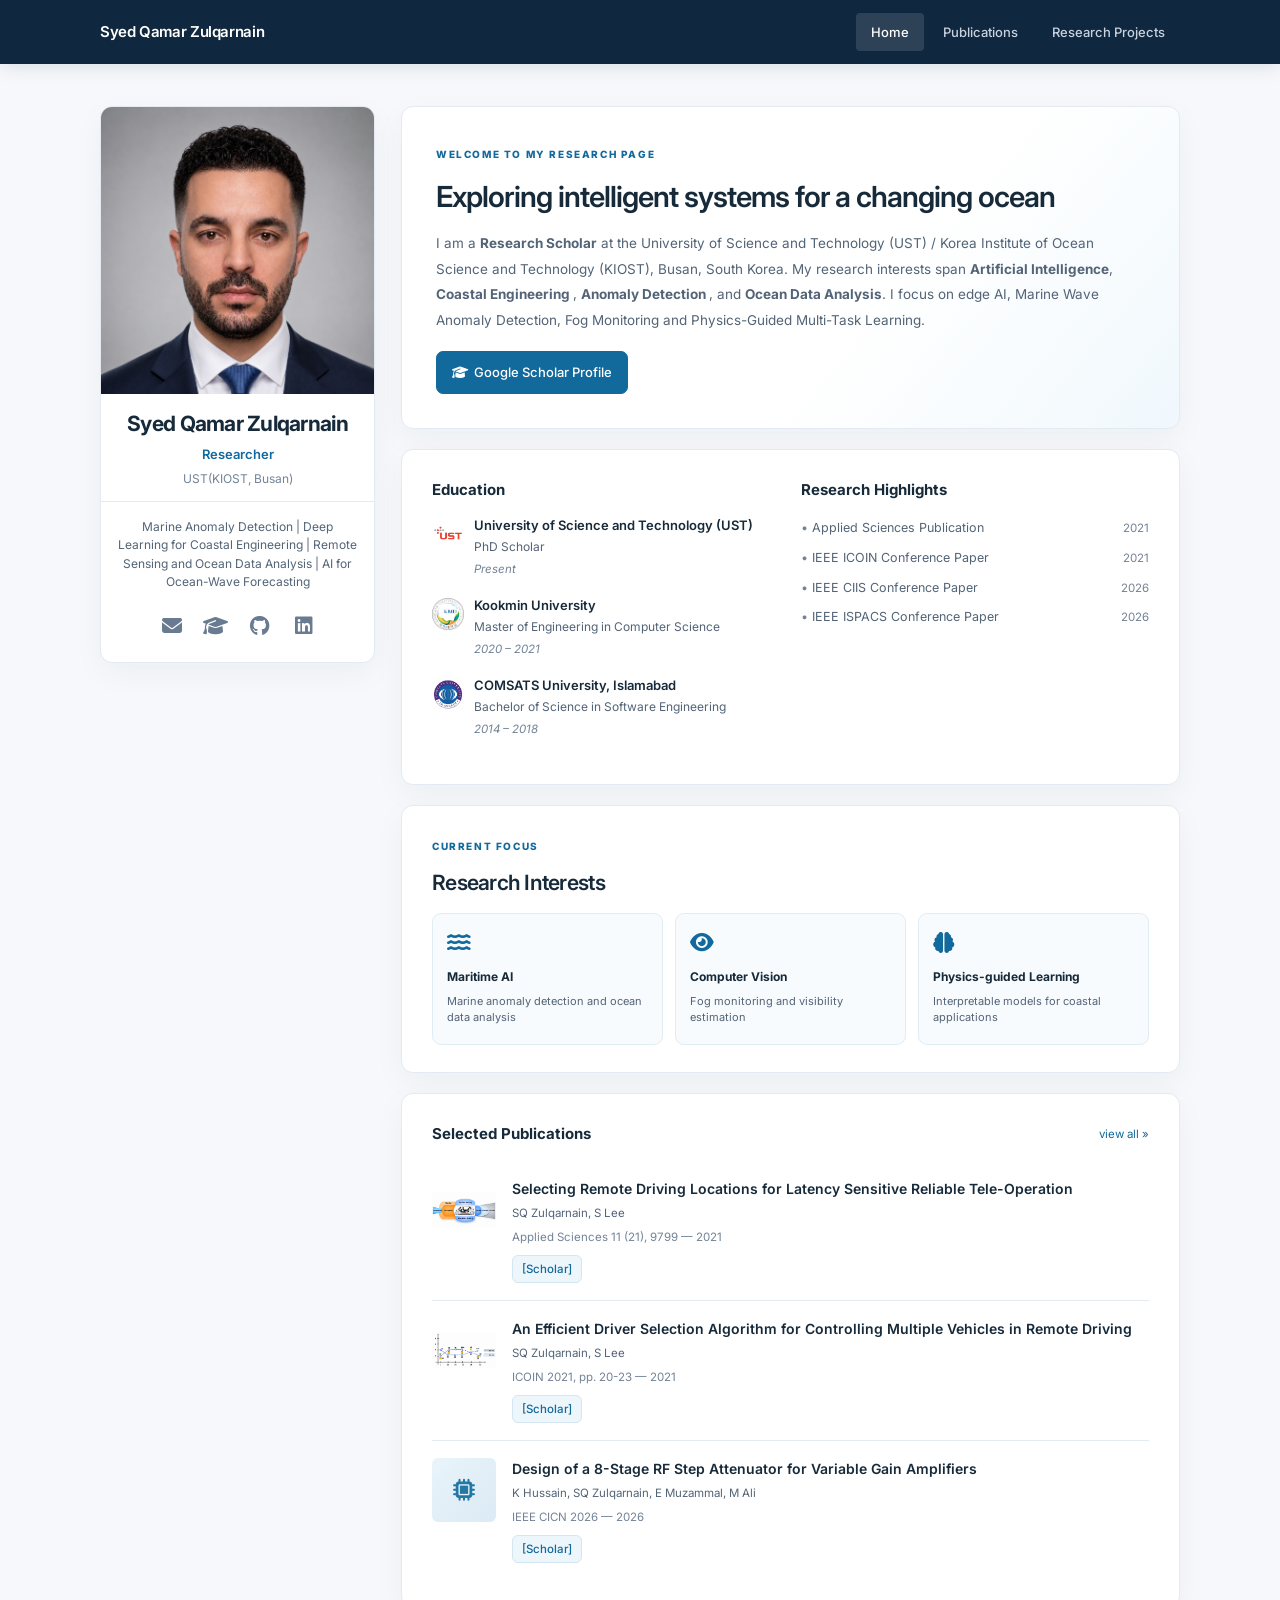
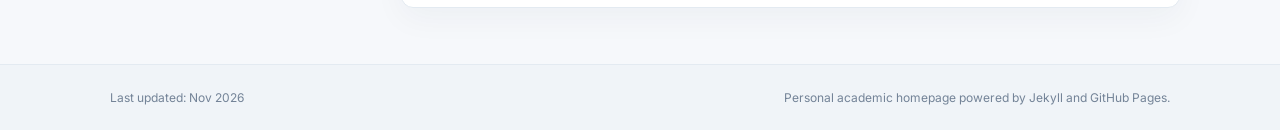
<file: index.html>
<!DOCTYPE html>
<html lang="en">

<head>
  <meta charset="UTF-8" />
  <meta name="viewport" content="width=device-width, initial-scale=1.0" />
  <title>Syed Qamar Zulqarnain – Academic Homepage</title>
  <meta name="description"
    content="Academic homepage of Syed Qamar Zulqarnain, Researcher at UST / KIOST Busan, working on AI, Computer Networking, Remote Driving, and Tele-Operation." />
  <link rel="stylesheet" href="style.css?v=20261104-redesign" />
  <link href="https://fonts.googleapis.com/css2?family=Inter:wght@300;400;500;600;700&display=swap" rel="stylesheet" />
  <link rel="stylesheet" href="https://cdnjs.cloudflare.com/ajax/libs/font-awesome/6.5.0/css/all.min.css" />
</head>

<body>

  <!-- NAVBAR -->
  <nav class="navbar">
    <div class="nav-container">
      <div class="nav-brand">Syed Qamar Zulqarnain</div>
      <ul class="nav-links">
        <li><a href="index.html" class="active">Home</a></li>
        <li><a href="publications.html">Publications</a></li>
        <li><a href="research-projects.html">Research Projects</a></li>
      </ul>
      <button class="nav-toggle" aria-label="Toggle navigation"
        onclick="document.querySelector('.nav-links').classList.toggle('open')">
        <i class="fas fa-bars"></i>
      </button>
    </div>
  </nav>


  <!-- MAIN CONTENT -->
  <main class="main-content">

    <!-- LEFT: Profile Sidebar -->
    <aside class="profile-sidebar">
      <div class="profile-photo-wrapper">
        <img src="2.3.png" alt="Syed Qamar Zulqarnain" class="profile-photo" />
      </div>
      <h1 class="profile-name">Syed Qamar Zulqarnain</h1>
      <p class="profile-role">Researcher</p>
      <p class="profile-affil">UST(KIOST, Busan)</p>
      <p class="profile-research-line"> Marine Anomaly Detection | Deep Learning for Coastal Engineering | Remote
        Sensing and Ocean Data Analysis | AI for Ocean-Wave Forecasting</p>

      <div class="profile-links profile-icon-links" aria-label="Academic and social links">
        <a href="mailto:qamarzulqarnain@kiost.ac.kr" class="profile-link" aria-label="Email" title="Email"><i class="fas fa-envelope" aria-hidden="true"></i></a>
        <a href="https://scholar.google.com/citations?user=8hiHtL0AAAAJ&amp;hl=en" target="_blank" rel="noopener noreferrer" class="profile-link" aria-label="Google Scholar" title="Google Scholar"><i class="fas fa-graduation-cap" aria-hidden="true"></i></a>
        <a href="https://github.com/ramaq05" target="_blank" rel="noopener noreferrer" class="profile-link" aria-label="GitHub" title="GitHub"><i class="fab fa-github" aria-hidden="true"></i></a>
        <a href="https://www.linkedin.com/in/syed-qamar-zulqarnain-008b8a181/" target="_blank" rel="noopener noreferrer" class="profile-link" aria-label="LinkedIn" title="LinkedIn"><i class="fab fa-linkedin" aria-hidden="true"></i></a>
      </div>
    </aside>

    <!-- RIGHT: Content Panel -->
    <section class="content-panel">

      <!-- About -->
      <div class="card about-card"><span class="eyebrow">WELCOME TO MY RESEARCH PAGE</span>
        <h2 class="card-title">Exploring intelligent systems for a changing ocean<span class="heading-dot"></span></h2>
        <p>
          I am a <strong>Research Scholar</strong> at the University of Science and Technology (UST) / Korea Institute of
          Ocean Science and Technology (KIOST), Busan, South Korea. My research interests span <strong>Artificial
            Intelligence</strong>, <strong>Coastal Engineering </strong>, <strong>Anomaly Detection
          </strong>, and
          <strong>Ocean Data Analysis</strong>. I focus on edge AI, Marine Wave Anomaly Detection, Fog Monitoring and
          Physics-Guided Multi-Task Learning.
        </p>
        <a href="https://scholar.google.com/citations?user=8hiHtL0AAAAJ&hl=en" target="_blank" class="cv-link">
          <i class="fas fa-graduation-cap"></i> Google Scholar Profile
        </a>
      </div>

      <!-- Education + Honors -->
      <div class="card two-col-card">
        <div class="two-col-section">
          <h3 class="section-label">Education</h3>

          <div class="edu-item">
            <div class="edu-icon-wrap">
              <img src="ustlogo.jpg" alt="UST Logo" class="edu-logo" />
            </div>
            <div class="edu-info">
              <strong>University of Science and Technology (UST)</strong>
              <span class="edu-degree">PhD Scholar</span>
              <span class="edu-date">Present</span>
            </div>
          </div>

          <div class="edu-item">
            <div class="edu-icon-wrap">
              <img src="kookminlogo.png" alt="Kookmin University Logo" class="edu-logo" />
            </div>
            <div class="edu-info">
              <strong>Kookmin University</strong>
              <span class="edu-degree">Master of Engineering in Computer Science</span>
              <span class="edu-date">2020 – 2021</span>
            </div>
          </div>

          <div class="edu-item">
            <div class="edu-icon-wrap">
              <img src="COMSATSlogo.jpg" alt="COMSATS Logo" class="edu-logo" />
            </div>
            <div class="edu-info">
              <strong>COMSATS University, Islamabad</strong>
              <span class="edu-degree">Bachelor of Science in Software Engineering</span>
              <span class="edu-date">2014 – 2018</span>
            </div>
          </div>


        </div>

        <div class="two-col-section">
          <h3 class="section-label">Research Highlights</h3>
          <ul class="honors-list">
            <li>
              <span class="honor-bullet">•</span>
              <span class="honor-text">Applied Sciences Publication</span>
              <span class="honor-year">2021</span>
            </li>
            <li>
              <span class="honor-bullet">•</span>
              <span class="honor-text">IEEE ICOIN Conference Paper</span>
              <span class="honor-year">2021</span>
            </li>
            <li>
              <span class="honor-bullet">•</span>
              <span class="honor-text">IEEE CIIS Conference Paper</span>
              <span class="honor-year">2026</span>
            </li>
            <li>
              <span class="honor-bullet">•</span>
              <span class="honor-text">IEEE ISPACS Conference Paper</span>
              <span class="honor-year">2026</span>
            </li>
          </ul>
        </div>
      </div>

      <div class="card focus-card"><span class="eyebrow">CURRENT FOCUS</span><h2 class="card-title">Research Interests</h2><div class="focus-grid"><div><i class="fas fa-water" aria-hidden="true"></i><strong>Maritime AI</strong><span>Marine anomaly detection and ocean data analysis</span></div><div><i class="fas fa-eye" aria-hidden="true"></i><strong>Computer Vision</strong><span>Fog monitoring and visibility estimation</span></div><div><i class="fas fa-brain" aria-hidden="true"></i><strong>Physics-guided Learning</strong><span>Interpretable models for coastal applications</span></div></div></div>
      <!-- Selected Publications -->
      <div class="card">
        <h3 class="section-label pub-section-label">
          Selected Publications
          <a href="publications.html" class="view-all-link">view all &raquo;</a>
        </h3>

        <!-- Pub 1 -->
        <div class="pub-item">
          <div class="pub-thumb">
            <img src="Autonomous%20Car%20Technology%20Infographic.png" alt="Autonomous driving systems infographic" loading="lazy" style="display:block;width:100%;height:100%;object-fit:contain;border-radius:6px;" />
          </div>
          <div class="pub-info">
            <p class="pub-title">Selecting Remote Driving Locations for Latency Sensitive Reliable Tele-Operation</p>
            <p class="pub-authors">SQ Zulqarnain, S Lee</p>
            <p class="pub-venue">Applied Sciences 11 (21), 9799 — 2021</p>
            <div class="pub-tags">
              <a href="https://scholar.google.com/citations?user=8hiHtL0AAAAJ&hl=en" target="_blank"
                class="tag-link">[Scholar]</a>
            </div>
          </div>
        </div>

        <!-- Pub 2 -->
        <div class="pub-item">
          <div class="pub-thumb">
            <img src="Dual-Path%20Node%20Network%20Diagram.png" alt="Dual-path node network diagram for remote driver selection" loading="lazy" style="display:block;width:100%;height:100%;object-fit:contain;border-radius:6px;" />
          </div>
          <div class="pub-info">
            <p class="pub-title">An Efficient Driver Selection Algorithm for Controlling Multiple Vehicles in Remote
              Driving</p>
            <p class="pub-authors">SQ Zulqarnain, S Lee</p>
            <p class="pub-venue">ICOIN 2021, pp. 20-23 — 2021</p>
            <div class="pub-tags">
              <a href="https://scholar.google.com/citations?user=8hiHtL0AAAAJ&hl=en" target="_blank"
                class="tag-link">[Scholar]</a>
            </div>
          </div>
        </div>

        <!-- Pub 3 -->
        <div class="pub-item">
          <div class="pub-thumb">
            <div class="pub-thumb-placeholder"><i class="fas fa-microchip"></i></div>
          </div>
          <div class="pub-info">
            <p class="pub-title">Design of a 8-Stage RF Step Attenuator for Variable Gain Amplifiers</p>
            <p class="pub-authors">K Hussain, SQ Zulqarnain, E Muzammal, M Ali</p>
            <p class="pub-venue">IEEE CICN 2026 — 2026</p>
            <div class="pub-tags">
              <a href="https://scholar.google.com/citations?user=8hiHtL0AAAAJ&hl=en" target="_blank"
                class="tag-link">[Scholar]</a>
            </div>
          </div>
        </div>
      </div>
    </section>
  </main>

  <!-- FOOTER -->
  <footer class="site-footer">
    <div class="footer-container">
      <span>Last updated: Nov 2026</span>
      <span>Personal academic homepage powered by Jekyll and GitHub Pages.</span>
    </div>
  </footer>


</body>

</html>
</file>
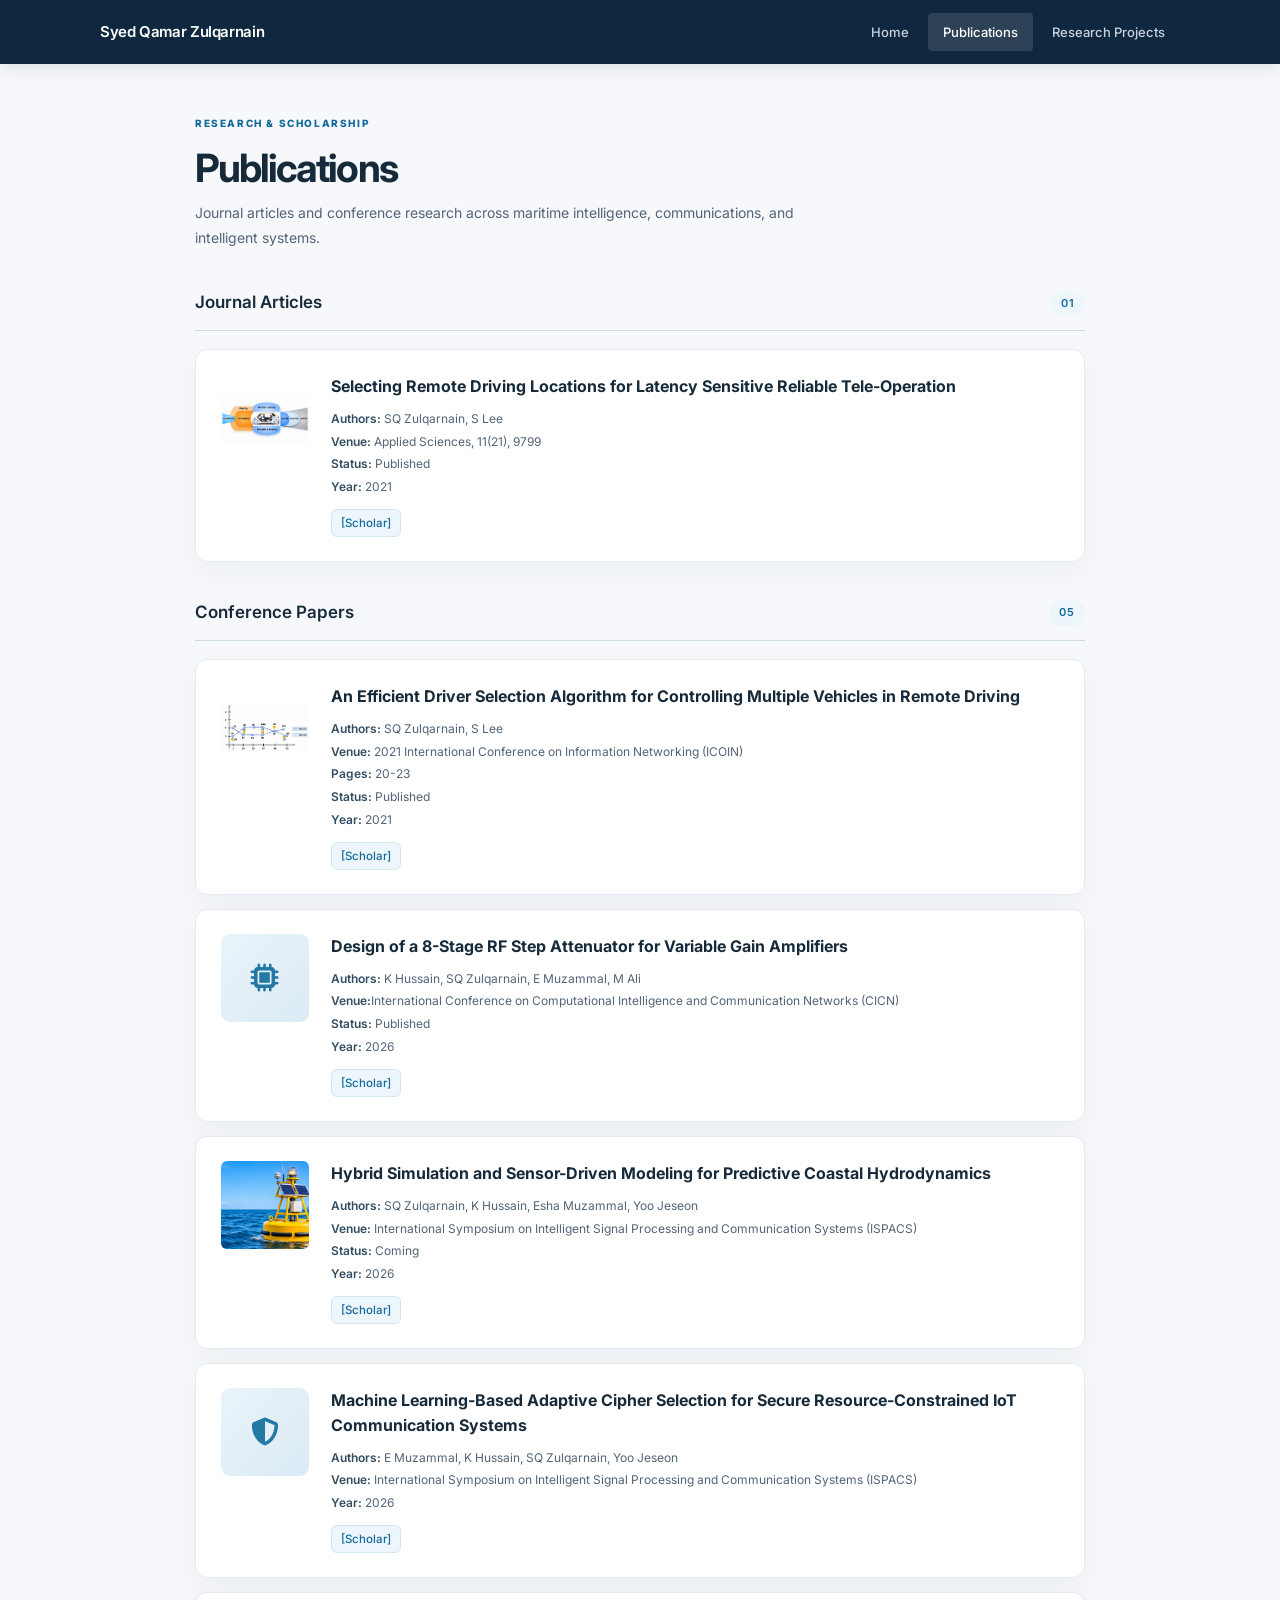
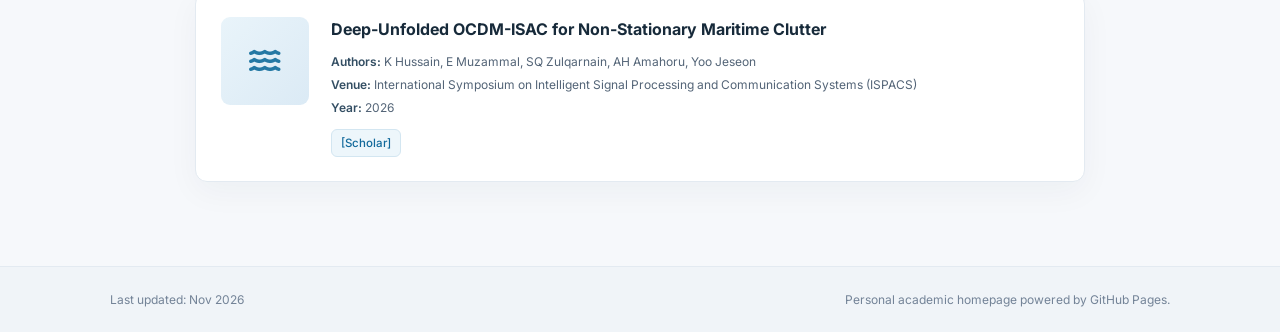
<file: publications.html>
<!DOCTYPE html>
<html lang="en">

<head>
  <meta charset="UTF-8" />
  <meta name="viewport" content="width=device-width, initial-scale=1.0" />
  <title>Publications – Syed Qamar Zulqarnain</title>
  <meta name="description" content="Publications by Syed Qamar Zulqarnain — PhD Scholar at UST/KIOST Busan." />
  <link rel="stylesheet" href="style.css?v=20261104-redesign" />
  <link href="https://fonts.googleapis.com/css2?family=Inter:wght@300;400;500;600;700&display=swap" rel="stylesheet" />
  <link rel="stylesheet" href="https://cdnjs.cloudflare.com/ajax/libs/font-awesome/6.5.0/css/all.min.css" />
</head>

<body>

  <!-- NAVBAR -->
  <nav class="navbar">
    <div class="nav-container">
      <div class="nav-brand">Syed Qamar Zulqarnain</div>
      <ul class="nav-links">
        <li><a href="index.html">Home</a></li>
        <li><a href="publications.html" class="active">Publications</a></li>
        <li><a href="research-projects.html">Research Projects</a></li>
      </ul>
      <button class="nav-toggle" aria-label="Toggle navigation"
        onclick="document.querySelector('.nav-links').classList.toggle('open')">
        <i class="fas fa-bars"></i>
      </button>
    </div>
  </nav>


  <!-- MAIN -->
  <main class="pub-page-main">
    <div class="page-intro"><span class="eyebrow">RESEARCH &amp; SCHOLARSHIP</span><h1 class="page-title">Publications<span class="heading-dot"></span></h1><p>Journal articles and conference research across maritime intelligence, communications, and intelligent systems.</p></div>

    <!-- Journal Section -->
    <h2 class="pub-category">Journal Articles <span class="section-count">01</span></h2>

    <div class="pub-full-item">
      <div class="pub-full-thumb">
        <img src="Autonomous%20Car%20Technology%20Infographic.png" alt="Autonomous driving systems infographic" loading="lazy" style="display:block;width:100%;height:100%;object-fit:contain;border-radius:6px;" />
      </div>
      <div class="pub-full-info">
        <p class="pub-title">Selecting Remote Driving Locations for Latency Sensitive Reliable Tele-Operation</p>
        <p class="pub-meta"><strong>Authors:</strong> SQ Zulqarnain, S Lee</p>
        <p class="pub-meta"><strong>Venue:</strong> Applied Sciences, 11(21), 9799</p>
        <p class="pub-meta"><strong>Status:</strong> Published</p>
        <p class="pub-meta"><strong>Year:</strong> 2021</p>
        <div class="pub-tags">
          <a href="https://scholar.google.com/citations?user=8hiHtL0AAAAJ&hl=en" target="_blank"
            class="tag-link">[Scholar]</a>
        </div>
      </div>
    </div>

    <!-- Conference Section -->
    <h2 class="pub-category">Conference Papers <span class="section-count">05</span></h2>

    <div class="pub-full-item">
      <div class="pub-full-thumb">
        <img src="Dual-Path%20Node%20Network%20Diagram.png" alt="Dual-path node network diagram for remote driver selection" loading="lazy" style="display:block;width:100%;height:100%;object-fit:contain;border-radius:6px;" />
      </div>
      <div class="pub-full-info">
        <p class="pub-title">An Efficient Driver Selection Algorithm for Controlling Multiple Vehicles in Remote Driving
        </p>
        <p class="pub-meta"><strong>Authors:</strong> SQ Zulqarnain, S Lee</p>
        <p class="pub-meta"><strong>Venue:</strong> 2021 International Conference on Information Networking (ICOIN)</p>
        <p class="pub-meta"><strong>Pages:</strong> 20-23</p>
        <p class="pub-meta"><strong>Status:</strong> Published</p>
        <p class="pub-meta"><strong>Year:</strong> 2021</p>
        <div class="pub-tags">
          <a href="https://scholar.google.com/citations?user=8hiHtL0AAAAJ&hl=en" target="_blank"
            class="tag-link">[Scholar]</a>
        </div>
      </div>
    </div>

    <div class="pub-full-item">
      <div class="pub-full-thumb">
        <div class="pub-thumb-placeholder large"><i class="fas fa-microchip"></i></div>
      </div>
      <div class="pub-full-info">
        <p class="pub-title">Design of a 8-Stage RF Step Attenuator for Variable Gain Amplifiers</p>
        <p class="pub-meta"><strong>Authors:</strong> K Hussain, SQ Zulqarnain, E Muzammal, M Ali</p>
        <p class="pub-meta"><strong>Venue:</strong>International Conference on Computational Intelligence and Communication Networks (CICN) </p>
        <p class="pub-meta"><strong>Status:</strong> Published</p>
        <p class="pub-meta"><strong>Year:</strong> 2026</p>
        <div class="pub-tags">
          <a href="https://scholar.google.com/citations?user=8hiHtL0AAAAJ&hl=en" target="_blank"
            class="tag-link">[Scholar]</a>
        </div>
      </div>
    </div>
    <div class="pub-full-item">
      <div class="pub-full-thumb">
        <img src="buoy.png" alt="Ocean monitoring buoy" width="88" height="88" style="display:block;width:88px;height:88px;min-width:88px;max-width:88px;object-fit:cover;border-radius:6px;" loading="lazy" />
      </div>
      <div class="pub-full-info">
        <p class="pub-title">Hybrid Simulation and Sensor-Driven Modeling for Predictive Coastal Hydrodynamics    </p>
        <p class="pub-meta"><strong>Authors:</strong> SQ Zulqarnain, K Hussain, Esha Muzammal, Yoo Jeseon</p>
        <p class="pub-meta"><strong>Venue:</strong> International Symposium on Intelligent Signal Processing and Communication Systems (ISPACS)</p>
        <p class="pub-meta"><strong>Status:</strong> Coming</p>
        <p class="pub-meta"><strong>Year:</strong> 2026</p>
        <div class="pub-tags">
          <a href="coming" target="_blank"
            class="tag-link">[Scholar]</a>
        </div>
      </div>
    </div>


    <div class="pub-full-item">
      <div class="pub-full-thumb">
        <div class="pub-thumb-placeholder large"><i class="fas fa-shield-alt"></i></div>
      </div>
      <div class="pub-full-info">
        <p class="pub-title">Machine Learning-Based Adaptive Cipher Selection for Secure Resource-Constrained IoT Communication Systems</p>
        <p class="pub-meta"><strong>Authors:</strong> E Muzammal, K Hussain, SQ Zulqarnain, Yoo Jeseon</p>
        <p class="pub-meta"><strong>Venue:</strong> International Symposium on Intelligent Signal Processing and Communication Systems (ISPACS)</p>
        <p class="pub-meta"><strong>Year:</strong> 2026</p>
        <div class="pub-tags">
           <a href="coming" target="_blank"
          <a href="https://scholar.google.com/citations?user=8hiHtL0AAAAJ&amp;hl=en" target="_blank" rel="noopener noreferrer" class="tag-link" title="Google Scholar profile; replace with the paper's direct link when available">[Scholar]</a>
        </div>
      </div>
    </div>

    <div class="pub-full-item">
      <div class="pub-full-thumb">
        <div class="pub-thumb-placeholder large"><i class="fas fa-water"></i></div>
      </div>
      <div class="pub-full-info">
        <p class="pub-title">Deep-Unfolded OCDM-ISAC for Non-Stationary Maritime Clutter</p>
        <p class="pub-meta"><strong>Authors:</strong> K Hussain, E Muzammal, SQ Zulqarnain, AH Amahoru, Yoo Jeseon</p>
        <p class="pub-meta"><strong>Venue:</strong> International Symposium on Intelligent Signal Processing and Communication Systems (ISPACS)</p>
        <p class="pub-meta"><strong>Year:</strong> 2026</p>
        <div class="pub-tags">
           <a href="coming" target="_blank"
          <a href="https://scholar.google.com/citations?user=8hiHtL0AAAAJ&amp;hl=en" target="_blank" rel="noopener noreferrer" class="tag-link" title="Google Scholar profile; replace with paper link when available">[Scholar]</a>
        </div>
      </div>
    </div>

  </main>

  <!-- FOOTER -->
  <footer class="site-footer">
    <div class="footer-container">
      <span>Last updated: Nov 2026</span>
      <span>Personal academic homepage powered by GitHub Pages.</span>
    </div>
  </footer>


</body>

</html>
</file>
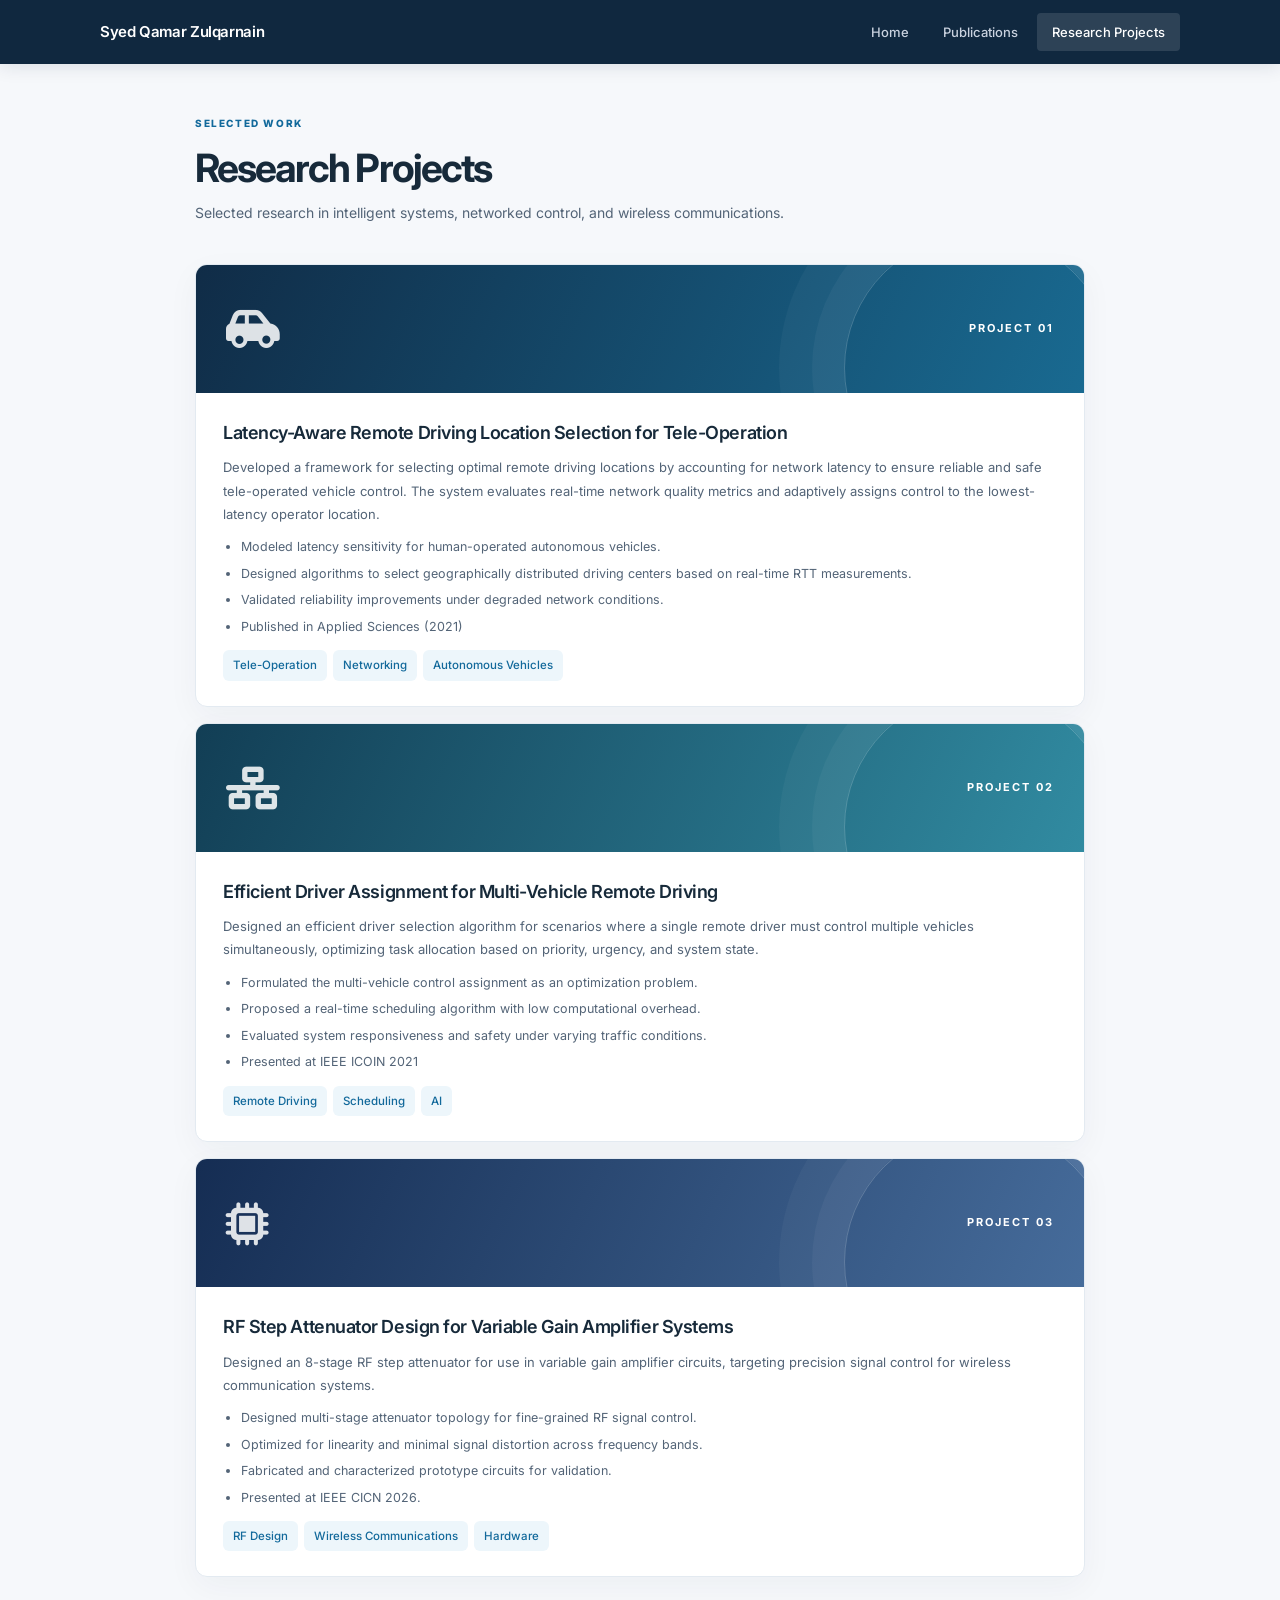
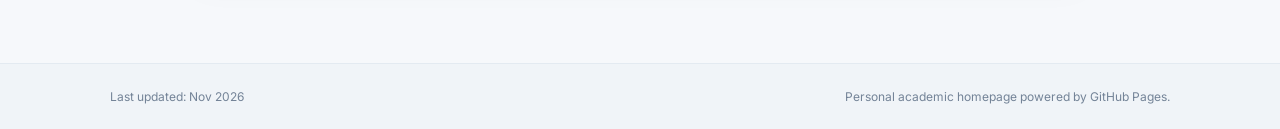
<file: research-projects.html>
<!DOCTYPE html>
<html lang="en">
<head>
  <meta charset="UTF-8" />
  <meta name="viewport" content="width=device-width, initial-scale=1.0" />
  <title>Research Projects – Syed Qamar Zulqarnain</title>
  <meta name="description" content="Research projects by Syed Qamar Zulqarnain — PhD Scholar at UST/KIOST Busan." />
  <link rel="stylesheet" href="style.css?v=20261104-redesign" />
  <link href="https://fonts.googleapis.com/css2?family=Inter:wght@300;400;500;600;700&display=swap" rel="stylesheet" />
  <link rel="stylesheet" href="https://cdnjs.cloudflare.com/ajax/libs/font-awesome/6.5.0/css/all.min.css" />
</head>
<body>

<!-- NAVBAR -->
<nav class="navbar">
  <div class="nav-container">
    <div class="nav-brand">Syed Qamar Zulqarnain</div>
    <ul class="nav-links">
      <li><a href="index.html">Home</a></li>
      <li><a href="publications.html">Publications</a></li>
      <li><a href="research-projects.html" class="active">Research Projects</a></li>
    </ul>
    <button class="nav-toggle" aria-label="Toggle navigation" onclick="document.querySelector('.nav-links').classList.toggle('open')">
      <i class="fas fa-bars"></i>
    </button>
  </div>
</nav>


<!-- MAIN -->
<main class="pub-page-main">
  <div class="page-intro"><span class="eyebrow">SELECTED WORK</span><h1 class="page-title">Research Projects<span class="heading-dot"></span></h1><p>Selected research in intelligent systems, networked control, and wireless communications.</p></div>

  <!-- Project 1 -->
  <div class="project-card"><div class="project-visual visual-1"><i class="fas fa-car-side" aria-hidden="true"></i><span>PROJECT 01</span></div>
    <h2 class="project-title">Latency-Aware Remote Driving Location Selection for Tele-Operation</h2>
    <p class="project-desc">
      Developed a framework for selecting optimal remote driving locations by accounting for network latency to ensure
      reliable and safe tele-operated vehicle control. The system evaluates real-time network quality metrics and
      adaptively assigns control to the lowest-latency operator location.
    </p>
    <ul class="project-bullets">
      <li>Modeled latency sensitivity for human-operated autonomous vehicles.</li>
      <li>Designed algorithms to select geographically distributed driving centers based on real-time RTT measurements.</li>
      <li>Validated reliability improvements under degraded network conditions.</li>
      <li>Published in Applied Sciences (2021) </li>
    </ul>
    <div class="project-tags">
      <span class="ptag">Tele-Operation</span>
      <span class="ptag">Networking</span>
      <span class="ptag">Autonomous Vehicles</span>
    </div>
  </div>

  <!-- Project 2 -->
  <div class="project-card"><div class="project-visual visual-2"><i class="fas fa-network-wired" aria-hidden="true"></i><span>PROJECT 02</span></div>
    <h2 class="project-title">Efficient Driver Assignment for Multi-Vehicle Remote Driving</h2>
    <p class="project-desc">
      Designed an efficient driver selection algorithm for scenarios where a single remote driver must control multiple
      vehicles simultaneously, optimizing task allocation based on priority, urgency, and system state.
    </p>
    <ul class="project-bullets">
      <li>Formulated the multi-vehicle control assignment as an optimization problem.</li>
      <li>Proposed a real-time scheduling algorithm with low computational overhead.</li>
      <li>Evaluated system responsiveness and safety under varying traffic conditions.</li>
      <li>Presented at IEEE ICOIN 2021 </li>
    </ul>
    <div class="project-tags">
      <span class="ptag">Remote Driving</span>
      <span class="ptag">Scheduling</span>
      <span class="ptag">AI</span>
    </div>
  </div>

  <!-- Project 3 -->
  <div class="project-card"><div class="project-visual visual-3"><i class="fas fa-microchip" aria-hidden="true"></i><span>PROJECT 03</span></div>
    <h2 class="project-title">RF Step Attenuator Design for Variable Gain Amplifier Systems</h2>
    <p class="project-desc">
      Designed an 8-stage RF step attenuator for use in variable gain amplifier circuits, targeting precision signal
      control for wireless communication systems.
    </p>
    <ul class="project-bullets">
      <li>Designed multi-stage attenuator topology for fine-grained RF signal control.</li>
      <li>Optimized for linearity and minimal signal distortion across frequency bands.</li>
      <li>Fabricated and characterized prototype circuits for validation.</li>
      <li>Presented at IEEE CICN 2026.</li>
    </ul>
    <div class="project-tags">
      <span class="ptag">RF Design</span>
      <span class="ptag">Wireless Communications</span>
      <span class="ptag">Hardware</span>
    </div>
  </div>

</main>

<!-- FOOTER -->
<footer class="site-footer">
  <div class="footer-container">
    <span>Last updated: Nov 2026</span>
    <span>Personal academic homepage powered by GitHub Pages.</span>
  </div>
</footer>


</body>
</html>
</file>
<file: style.css>
/* ============================================
   style.css – Academic Homepage
   Syed Qamar Zulqarnain
   ============================================ */

/* ----- Reset & Base ----- */
*,
*::before,
*::after {
  box-sizing: border-box;
  margin: 0;
  padding: 0;
}

:root {
  --bg-page: #eaeef2;
  --bg-navbar: #3a4555;
  --bg-card: #ffffff;
  --bg-sidebar: #ffffff;
  --text-primary: #222222;
  --text-secondary: #555555;
  --text-muted: #888888;
  --accent: #2563eb;
  --accent-hover: #1d4ed8;
  --border: #dde2e9;
  --tag-bg: #f0f4ff;
  --tag-color: #2563eb;
  --metric-bg: #f8faff;
  --shadow: 0 1px 4px rgba(0, 0, 0, 0.08);
  --radius: 8px;
  --font: 'Inter', system-ui, sans-serif;
}

html {
  scroll-behavior: smooth;
}

body {
  font-family: var(--font);
  font-size: 14px;
  line-height: 1.65;
  background: var(--bg-page);
  color: var(--text-primary);
  min-height: 100vh;
  display: flex;
  flex-direction: column;
}

a {
  color: var(--accent);
  text-decoration: none;
}

a:hover {
  text-decoration: underline;
  color: var(--accent-hover);
}

/* Prevent global link color bleeding into navbar */
.navbar a {
  color: inherit;
  text-decoration: none;
}

.navbar a:hover {
  text-decoration: none;
  color: inherit;
}

/* ----- NAVBAR ----- */
.navbar {
  background: var(--bg-navbar);
  height: 44px;
  position: sticky;
  top: 0;
  z-index: 100;
  box-shadow: 0 1px 3px rgba(0, 0, 0, 0.25);
  width: 100%;
}

.nav-container {
  max-width: 1100px;
  margin: 0 auto;
  padding: 0 20px;
  height: 100%;
  display: flex;
  align-items: center;
  justify-content: space-between;
  width: 100%;
}


.nav-brand {
  color: #ffffff;
  font-size: 15px;
  font-weight: 600;
  letter-spacing: 0.01em;
  white-space: nowrap;
}

.nav-links {
  list-style: none;
  display: flex;
  gap: 4px;
}

.nav-links li a {
  color: #c9d2df !important;
  font-size: 13px;
  font-weight: 400;
  padding: 6px 14px;
  border-radius: 4px;
  background: transparent !important;
  transition: background 0.15s, color 0.15s;
  text-decoration: none !important;
  display: block;
}

.nav-links li a:hover,
.nav-links li a.active {
  color: #ffffff !important;
  background: rgba(255, 255, 255, 0.12) !important;
}

.nav-toggle {
  display: none;
  background: none;
  border: none;
  color: #fff;
  font-size: 18px;
  cursor: pointer;
}

/* ----- HOME LAYOUT ----- */
.main-content {
  flex: 1;
  display: flex;
  gap: 20px;
  max-width: 1100px;
  margin: 28px auto;
  padding: 0 20px;
  width: 100%;
  align-items: flex-start;
}

/* ----- PROFILE SIDEBAR ----- */
.profile-sidebar {
  background: var(--bg-sidebar);
  border-radius: var(--radius);
  box-shadow: var(--shadow);
  padding: 0 0 20px;
  width: 260px;
  min-width: 240px;
  text-align: center;
  flex-shrink: 0;
  overflow: hidden;
}

.profile-photo-wrapper {
  width: 100%;
  margin-bottom: 16px;
}

.profile-photo {
  width: 100%;
  height: auto;
  aspect-ratio: 1 / 1;
  border-radius: 0;
  object-fit: cover;
  object-position: top center;
  display: block;
}

.profile-name {
  font-size: 17px;
  font-weight: 700;
  color: var(--text-primary);
  margin-bottom: 6px;
  line-height: 1.3;
  padding: 0 16px;
}

.profile-role {
  font-size: 13px;
  color: var(--text-secondary);
  margin-bottom: 2px;
  padding: 0 16px;
}

.profile-affil {
  font-size: 12px;
  color: var(--text-muted);
  margin-bottom: 10px;
  padding: 0 16px;
}

.profile-research-line {
  font-size: 12px;
  color: var(--text-secondary);
  line-height: 1.55;
  margin-bottom: 14px;
  border-top: 1px solid var(--border);
  padding: 10px 16px 0;
  text-align: center;
}

.profile-links {
  display: flex;
  flex-direction: column;
  gap: 6px;
  margin-top: 6px;
  padding: 0 16px;
}

.profile-link {
  display: flex;
  align-items: center;
  justify-content: center;
  gap: 6px;
  font-size: 12px;
  color: var(--accent);
  text-decoration: none;
  word-break: break-all;
  line-height: 1.4;
}

.profile-link:hover {
  color: var(--accent-hover);
  text-decoration: underline;
}

.profile-link i {
  font-size: 13px;
  flex-shrink: 0;
}

/* ----- CONTENT PANEL ----- */
.content-panel {
  flex: 1;
  display: flex;
  flex-direction: column;
  gap: 16px;
  min-width: 0;
}

/* ----- CARDS ----- */
.card {
  background: var(--bg-card);
  border-radius: var(--radius);
  box-shadow: var(--shadow);
  padding: 20px 22px;
}

.card-title {
  font-size: 18px;
  font-weight: 600;
  color: var(--text-primary);
  margin-bottom: 10px;
}

.about-card p {
  color: var(--text-secondary);
  font-size: 13.5px;
  margin-bottom: 12px;
}

.cv-link {
  display: inline-flex;
  align-items: center;
  gap: 6px;
  font-size: 13px;
  font-weight: 500;
  color: var(--accent);
  border: 1px solid var(--accent);
  border-radius: 4px;
  padding: 5px 12px;
  transition: background 0.15s, color 0.15s;
}

.cv-link:hover {
  background: var(--accent);
  color: #fff;
  text-decoration: none;
}

/* ----- TWO-COL CARD (Education + Honors) ----- */
.two-col-card {
  display: grid;
  grid-template-columns: 1fr 1fr;
  gap: 20px;
}

.section-label {
  font-size: 14px;
  font-weight: 700;
  color: var(--text-primary);
  margin-bottom: 14px;
  display: flex;
  align-items: center;
  gap: 8px;
}

.pub-section-label {
  margin-bottom: 14px;
}

.view-all-link {
  font-size: 11.5px;
  font-weight: 400;
  color: var(--accent);
  margin-left: auto;
}

/* Education items */
.edu-item {
  display: flex;
  gap: 10px;
  margin-bottom: 14px;
  align-items: flex-start;
}

.edu-icon-wrap {
  width: 24px;
  height: 24px;
  flex-shrink: 0;
  margin-top: 1px;
  display: flex;
  align-items: center;
  justify-content: center;
}

.edu-logo {
  width: 100%;
  height: 100%;
  object-fit: contain;
  border-radius: 4px;
  display: block;
}


.edu-info {
  display: flex;
  flex-direction: column;
  gap: 2px;
  flex: 1;
  min-width: 0;
}

.edu-info strong {
  font-size: 13px;
  font-weight: 600;
  color: var(--text-primary);
  line-height: 1.3;
}

.edu-degree {
  font-size: 12px;
  color: var(--text-secondary);
}

.edu-date {
  font-size: 11.5px;
  color: var(--text-muted);
  font-style: italic;
}

/* Honors */
.honors-list {
  list-style: none;
  display: flex;
  flex-direction: column;
  gap: 8px;
}

.honors-list li {
  display: flex;
  align-items: baseline;
  gap: 4px;
  font-size: 12.5px;
}

.honor-bullet {
  color: var(--text-muted);
  flex-shrink: 0;
}

.honor-text {
  flex: 1;
  color: var(--text-secondary);
}

.honor-year {
  color: var(--text-muted);
  font-size: 11.5px;
  margin-left: auto;
  white-space: nowrap;
}

/* ----- PUBLICATION ITEMS (home card) ----- */
.pub-item {
  display: flex;
  gap: 14px;
  padding: 12px 0;
  border-top: 1px solid var(--border);
}

.pub-item:first-of-type {
  border-top: none;
}

.pub-thumb {
  width: 64px;
  height: 64px;
  flex-shrink: 0;
}

.pub-thumb-placeholder {
  width: 64px;
  height: 64px;
  background: var(--tag-bg);
  border-radius: 6px;
  display: flex;
  align-items: center;
  justify-content: center;
  color: var(--accent);
  font-size: 22px;
}

.pub-thumb-placeholder.large {
  width: 88px;
  height: 88px;
  font-size: 28px;
}

.pub-info {
  flex: 1;
  min-width: 0;
}

.pub-title {
  font-size: 13px;
  font-weight: 600;
  color: var(--text-primary);
  margin-bottom: 3px;
  line-height: 1.4;
}

.pub-authors {
  font-size: 11.5px;
  color: var(--text-secondary);
  margin-bottom: 2px;
}

.pub-venue {
  font-size: 11.5px;
  color: var(--text-muted);
  margin-bottom: 5px;
}

.pub-cited {
  color: var(--accent);
  font-weight: 500;
}

.pub-tags {
  display: flex;
  gap: 6px;
  flex-wrap: wrap;
}

.tag-link {
  font-size: 11.5px;
  font-weight: 500;
  color: var(--accent);
  background: var(--tag-bg);
  padding: 2px 7px;
  border-radius: 3px;
  text-decoration: none;
  transition: background 0.15s;
}

.tag-link:hover {
  background: #dbeafe;
  text-decoration: none;
}

/* ----- METRICS CARD ----- */
.metrics-card {
  background: var(--metric-bg);
}

.metrics-grid {
  display: flex;
  gap: 30px;
  margin-top: 10px;
}

.metric-item {
  display: flex;
  flex-direction: column;
  align-items: center;
  gap: 2px;
}

.metric-value {
  font-size: 26px;
  font-weight: 700;
  color: var(--accent);
  line-height: 1;
}

.metric-label {
  font-size: 11.5px;
  color: var(--text-muted);
  text-align: center;
}

/* ----- FOOTER ----- */
.site-footer {
  margin-top: auto;
  background: #f2f4f7;
  border-top: 1px solid var(--border);
  padding: 14px 0;
  width: 100%;
}

.footer-container {
  max-width: 1100px;
  margin: 0 auto;
  padding: 0 20px;
  display: flex;
  justify-content: space-between;
  font-size: 12px;
  color: var(--text-muted);
  flex-wrap: wrap;
  gap: 8px;
}


/* ============================================
   PUBLICATIONS PAGE
   ============================================ */

.pub-page-main {
  flex: 1;
  max-width: 820px;
  margin: 28px auto;
  padding: 0 20px;
  width: 100%;
}

.page-title {
  font-size: 22px;
  font-weight: 700;
  color: var(--text-primary);
  margin-bottom: 14px;
}

.pub-category {
  font-size: 15px;
  font-weight: 600;
  color: var(--text-secondary);
  margin: 20px 0 10px;
  padding-bottom: 5px;
  border-bottom: 1px solid var(--border);
}

.pub-full-item {
  background: var(--bg-card);
  border-radius: var(--radius);
  box-shadow: var(--shadow);
  padding: 18px 20px;
  margin-bottom: 12px;
  display: flex;
  gap: 16px;
  align-items: flex-start;
}

.pub-full-thumb {
  flex-shrink: 0;
}

.pub-full-info {
  flex: 1;
  min-width: 0;
}

.pub-meta {
  font-size: 12.5px;
  color: var(--text-secondary);
  margin-bottom: 3px;
}

.pub-cited-count {
  color: var(--accent);
}

/* ============================================
   RESEARCH PROJECTS PAGE
   ============================================ */

.project-card {
  background: var(--bg-card);
  border-radius: var(--radius);
  box-shadow: var(--shadow);
  padding: 20px 24px;
  margin-bottom: 16px;
}

.project-title {
  font-size: 16px;
  font-weight: 600;
  color: var(--text-primary);
  margin-bottom: 8px;
}

.project-desc {
  font-size: 13px;
  color: var(--text-secondary);
  margin-bottom: 10px;
}

.project-bullets {
  padding-left: 18px;
  margin-bottom: 12px;
  color: var(--text-secondary);
  font-size: 12.5px;
}

.project-bullets li {
  margin-bottom: 4px;
}

.project-tags {
  display: flex;
  gap: 6px;
  flex-wrap: wrap;
}

.ptag {
  font-size: 11.5px;
  font-weight: 500;
  background: var(--tag-bg);
  color: var(--accent);
  padding: 3px 9px;
  border-radius: 12px;
  border: 1px solid #c7d9ff;
}

/* ============================================
   RESPONSIVE
   ============================================ */

@media (max-width: 768px) {
  .main-content {
    flex-direction: column;
  }

  .profile-sidebar {
    width: 100%;
    min-width: unset;
  }

  .two-col-card {
    grid-template-columns: 1fr;
  }

  .nav-links {
    display: none;
    flex-direction: column;
    position: absolute;
    top: 44px;
    left: 0;
    right: 0;
    background: var(--bg-navbar);
    padding: 8px 16px 16px;
    gap: 2px;
    box-shadow: 0 4px 8px rgba(0, 0, 0, 0.2);
  }

  .nav-links.open {
    display: flex;
  }

  .nav-toggle {
    display: block;
  }

  .navbar {
    position: relative;
  }

  .metrics-grid {
    gap: 16px;
  }

  .footer-container {
    flex-direction: column;
    text-align: center;
  }

}

@media (max-width: 480px) {

  .pub-item,
  .pub-full-item {
    flex-direction: column;
  }

  .pub-thumb,
  .pub-full-thumb {
    width: 100%;
  }

  .pub-thumb-placeholder,
  .pub-thumb-placeholder.large {
    width: 100%;
    height: 56px;
    border-radius: 6px;
  }
}

/* Refined editorial academic portfolio */
:root{--bg-page:#f6f8fb;--bg-navbar:#10283f;--text-primary:#172a3a;--text-secondary:#536477;--text-muted:#738397;--accent:#12699b;--accent-hover:#084c77;--border:#e3eaf1;--tag-bg:#edf6fb;--shadow:0 10px 32px rgba(18,44,68,.045);--radius:12px}
body{line-height:1.75}
.navbar{height:64px;box-shadow:0 2px 18px rgba(11,36,58,.12)}
.nav-container{max-width:1120px}
.nav-brand{letter-spacing:-.025em}
.nav-links li a{font-weight:500;padding:8px 15px}
.main-content{max-width:1120px;margin:42px auto 56px;gap:26px}
.profile-sidebar{width:275px;min-width:255px;border:1px solid var(--border);box-shadow:var(--shadow)}
.profile-photo{aspect-ratio:4/4.2;object-fit:cover}
.profile-name{font-size:21px;letter-spacing:-.035em}
.profile-role{font-weight:600;color:var(--accent)}
.profile-research-line{margin-top:12px;padding-top:16px}
.profile-link{justify-content:flex-start;padding:7px 10px;border-radius:7px}
.profile-link:hover{background:var(--tag-bg);text-decoration:none}
.content-panel{gap:20px}
.card,.project-card,.pub-full-item{border:1px solid var(--border);box-shadow:var(--shadow);border-radius:var(--radius)}
.card{padding:27px 30px}
.card-title{font-size:21px;letter-spacing:-.035em;line-height:1.3;margin:12px 0 16px}
.about-card{padding:34px;background:linear-gradient(130deg,#fff 60%,#f0f8fd)}
.about-card .card-title{font-size:29px}
.about-card p{line-height:1.9}
.eyebrow{font-size:10px;font-weight:800;letter-spacing:.16em;color:var(--accent)}
.heading-dot{color:#2096c6}
.cv-link{margin-top:5px;background:var(--accent);color:white;border-color:var(--accent);padding:9px 15px;border-radius:7px}
.cv-link:hover{background:var(--accent-hover);color:white}
.section-label{font-size:15px}
.edu-item{margin-bottom:18px}
.edu-icon-wrap{width:32px;height:32px}
.pub-item{gap:16px;padding:17px 0}
.pub-thumb-placeholder{background:linear-gradient(135deg,#e9f4fa,#dbeaf5);color:#2478a4}
.pub-title{font-size:14px;line-height:1.55}
.pub-venue{margin:4px 0 8px}
.tag-link{display:inline-flex;align-items:center;border:1px solid #d3e6f1;padding:3px 9px;border-radius:6px}
.focus-grid{display:grid;grid-template-columns:repeat(3,minmax(0,1fr));gap:12px}
.focus-grid>div{display:flex;flex-direction:column;gap:6px;padding:18px 14px;border:1px solid #e1edf5;border-radius:9px;background:#f8fbfd}
.focus-grid i{font-size:21px;color:var(--accent);margin-bottom:7px}
.focus-grid strong{font-size:12px}
.focus-grid span{font-size:11px;color:var(--text-secondary);line-height:1.5}
.pub-page-main{max-width:930px;margin:46px auto 70px}
.page-intro{margin-bottom:38px}
.page-intro .page-title{font-size:39px;letter-spacing:-.05em;line-height:1.2;margin:10px 0}
.page-intro p{max-width:620px;color:var(--text-secondary);font-size:14px}
.pub-category{display:flex;align-items:center;justify-content:space-between;font-size:17px;color:var(--text-primary);border-bottom:1px solid #cddce7;padding-bottom:12px;margin:36px 0 18px}
.section-count{font-size:11px;letter-spacing:.08em;color:var(--accent);background:var(--tag-bg);padding:3px 10px;border-radius:20px}
.pub-full-item{padding:24px 25px;gap:22px;margin-bottom:14px;transition:transform .2s,box-shadow .2s}
.pub-full-item:hover,.project-card:hover{transform:translateY(-2px);box-shadow:0 15px 35px rgba(18,44,68,.09)}
.pub-full-thumb{width:88px;height:88px;flex:0 0 88px}
.pub-full-thumb .pub-thumb-placeholder.large,.pub-full-thumb img{width:88px!important;height:88px!important;max-width:88px!important;border-radius:9px;object-fit:cover}
.pub-full-info .pub-title{font-size:16px;font-weight:700;margin-bottom:10px}
.pub-meta{font-size:12px;line-height:1.65}
.pub-meta strong{color:#334e63;font-weight:600}
.pub-full-info .pub-tags{margin-top:12px}
.project-card{padding:0 27px 25px;overflow:hidden;transition:transform .2s,box-shadow .2s}
.project-visual{height:128px;margin:0 -27px 24px;padding:23px 30px;display:flex;align-items:center;justify-content:space-between;position:relative;overflow:hidden;background:linear-gradient(115deg,#102c47,#196a91);color:white}
.project-visual::after{content:"";position:absolute;right:-30px;bottom:-110px;width:270px;height:270px;border:1px solid rgba(255,255,255,.2);border-radius:50%;box-shadow:0 0 0 32px rgba(255,255,255,.04),0 0 0 65px rgba(255,255,255,.035)}
.project-visual i{font-size:43px;opacity:.86}
.project-visual span{font-size:11px;font-weight:700;letter-spacing:.18em;z-index:1}
.visual-2{background:linear-gradient(115deg,#123e55,#318ba1)}
.visual-3{background:linear-gradient(115deg,#152d53,#466c9b)}
.project-title{font-size:18px;letter-spacing:-.025em}
.project-desc{line-height:1.8}
.project-bullets{line-height:1.8}
.ptag{border:0;border-radius:6px;padding:5px 10px}
.site-footer{background:#f0f4f8;border-top:1px solid var(--border);padding:22px 0}
@media(max-width:768px){.navbar{height:58px}.nav-links{top:58px}.main-content{margin:24px auto;gap:18px}.profile-sidebar{width:100%;min-width:0}.profile-photo{height:270px;aspect-ratio:auto;object-position:center 30%}.focus-grid{grid-template-columns:1fr}.pub-page-main{margin:30px auto}.page-intro .page-title{font-size:32px}}
@media(max-width:480px){.card{padding:21px}.about-card{padding:25px}.about-card .card-title{font-size:25px}.pub-full-item{flex-direction:row;gap:13px;padding:16px}.pub-full-thumb{width:70px!important;height:70px;flex:0 0 70px}.pub-full-thumb .pub-thumb-placeholder.large,.pub-full-thumb img{width:70px!important;height:70px!important;max-width:70px!important}.pub-full-info .pub-title{font-size:14px}.pub-meta{font-size:11px}.pub-category{font-size:15px}.page-intro .page-title{font-size:30px}.project-card{padding:0 18px 20px}.project-visual{margin:0 -18px 20px}}

/* Compact social icons, matching the supplied reference */
.profile-icon-links{display:flex;flex-direction:row;align-items:center;justify-content:center;gap:15px;padding:0 16px;margin-top:18px}
.profile-icon-links .profile-link{display:inline-flex;align-items:center;justify-content:center;width:31px;height:31px;padding:0;color:#687b90;font-size:20px;line-height:1;border-radius:5px;word-break:normal;transition:color .2s,background .2s,transform .2s}
.profile-icon-links .profile-link i{font-size:20px}
.profile-icon-links .profile-link:hover{color:#12699b;background:#edf6fb;transform:translateY(-2px)}
.profile-icon-links .profile-link:focus-visible{outline:2px solid #12699b;outline-offset:3px}

/* Keep all four profile social icons on one horizontal line. */
.profile-sidebar .profile-icon-links{display:flex!important;flex-direction:row!important;flex-wrap:nowrap!important;align-items:center!important;justify-content:center!important;gap:14px!important;width:100%;padding:0 12px}
.profile-sidebar .profile-icon-links .profile-link{display:inline-flex!important;flex:0 0 30px!important;width:30px!important;min-width:30px!important;height:32px!important;white-space:nowrap}
</file>
